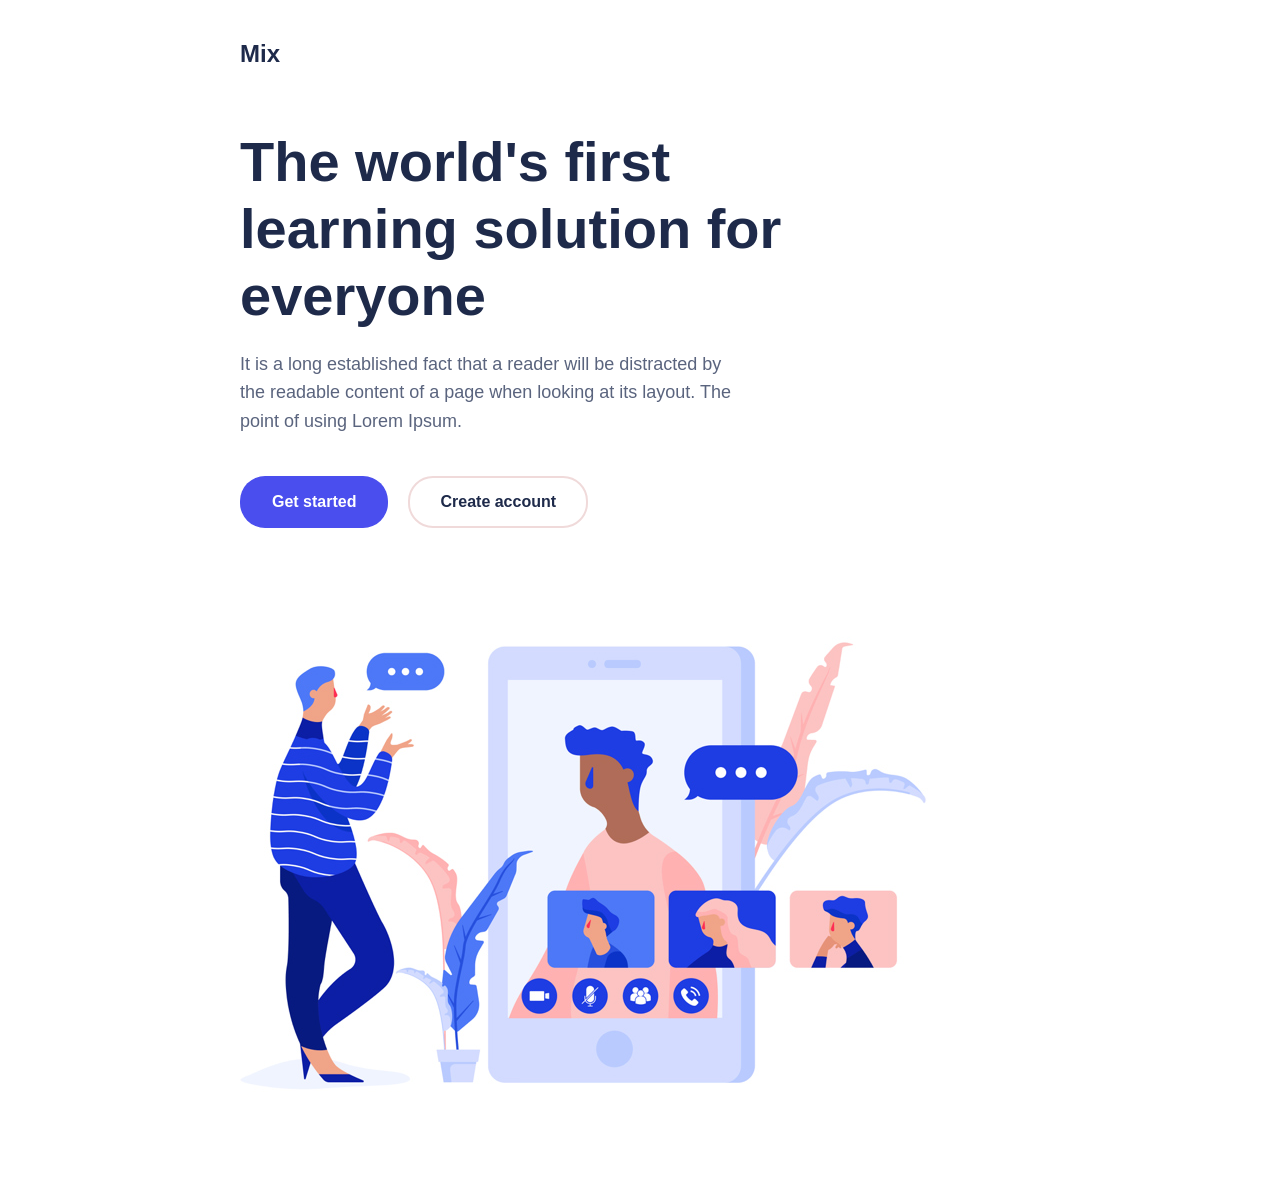
<file: 8-resources-20260921T213656Z-1-001/index.html>
<!DOCTYPE html>
<html>
<head>
    <meta charset="UTF-8">
    <meta name="viewport" content="width=device-width, initial-scale=1.0">
    <link rel="stylesheet" href="styles.css">
    <title>Mix - Learning Solution</title>
</head>
<body>
    <div class="container">
        <header>
            <div class="logo">Mix</div>
        </header>
        
        <main>
            <h1 class="main_title">The world's first learning solution for everyone</h1>
            <p class="text">
                It is a long established fact that a reader will be distracted
                by the readable content of a page when looking at its
                layout. The point of using Lorem Ipsum.
            </p>
            
            <div class="button-group">
                <a href="#" class="btn btn-primary">Get started</a>
                <a href="#" class="btn btn-secondary">Create account</a>
            </div>

            <img src="resources/clipart.jpg" alt="Illustration of people on a video call" class="main-image">
        </main>
    </div>

</body>
</html>
</file>
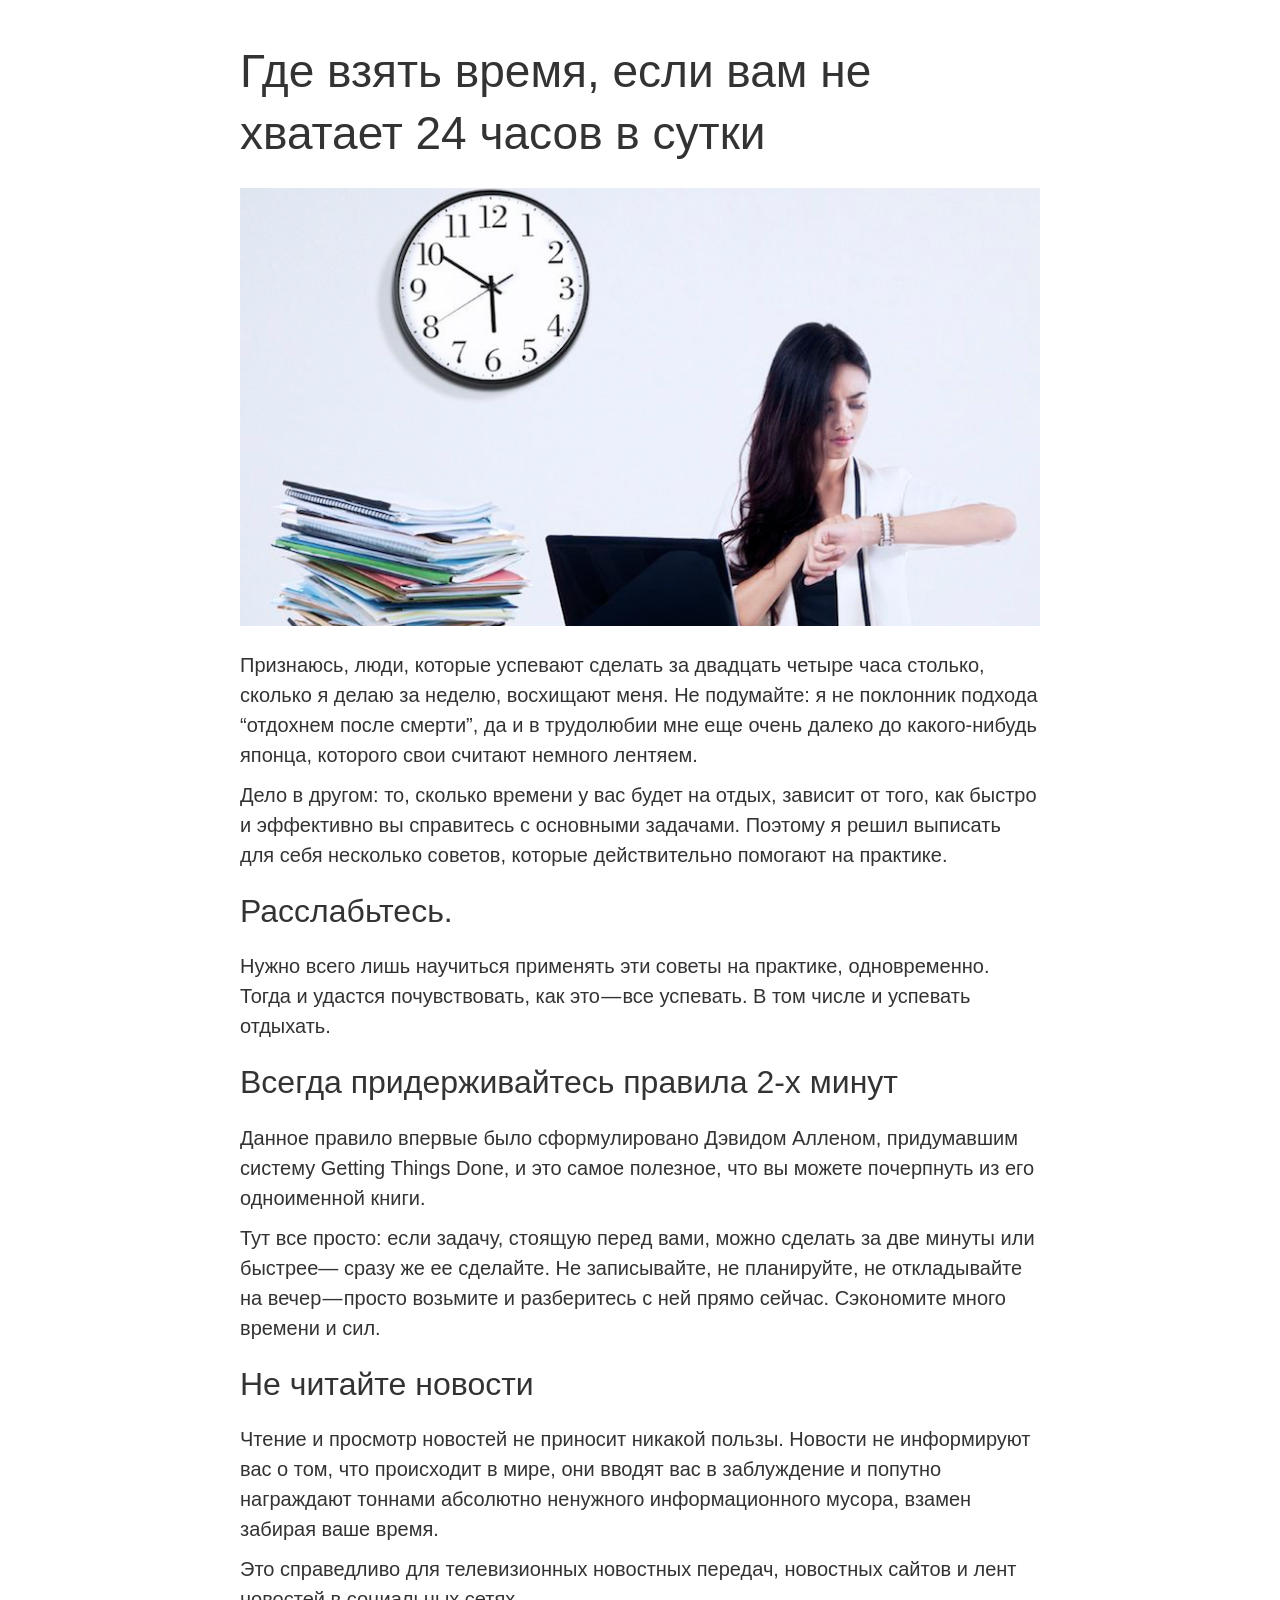
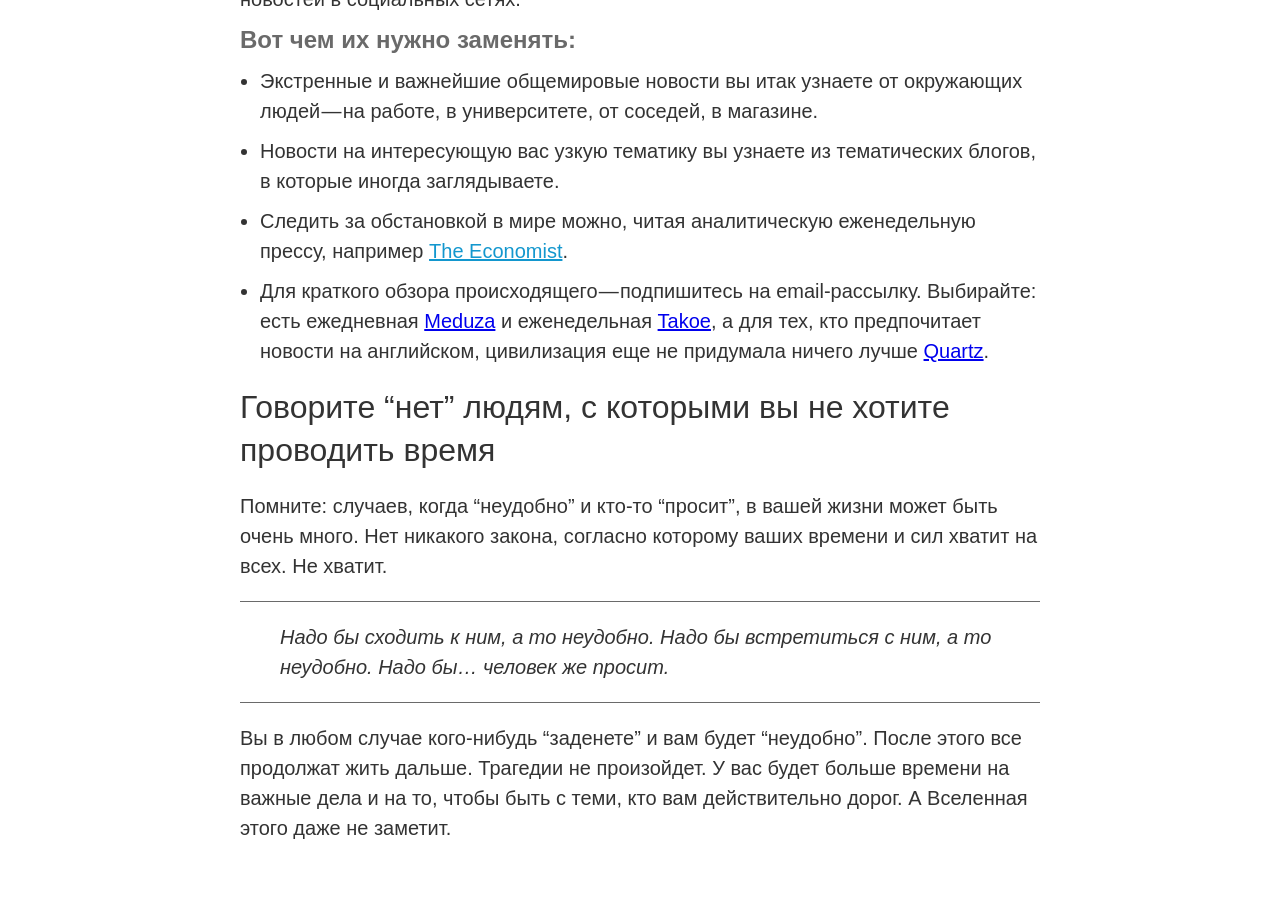
<file: 1-article-20260916T160206Z-1-001/1-article/index.html>
<!DOCTYPE html>
<html>
    <head>
        <meta charset="utf-8">
        <title>Где взять время, если вам не хватает 24 часов в сутки</title>
        <link href="css/style.css" rel="stylesheet">
    </head>
    <body class="article_wrapper">
        <div class="text_section">
            <h1 class="main_title">Где взять время, если вам не хватает 24 часов в сутки</h1>
            <img src="images/photo.png" alt="Работа и время" class="article_photo">
            <p class="text">
                Признаюсь, люди, которые успевают сделать за двадцать четыре часа столько, сколько я делаю за неделю, восхищают меня. Не подумайте: я не поклонник подхода “отдохнем после смерти”, да и в трудолюбии мне еще очень далеко до какого-нибудь японца, которого свои считают немного лентяем.
            </p>
            <p class="text">
                Дело в другом: то, сколько времени у вас будет на отдых, зависит от того, как быстро и эффективно вы справитесь с основными задачами. Поэтому я решил выписать для себя несколько советов, которые действительно помогают на практике.
            </p>
        </div>

        <div class="text_section">
            <h2 class="paragraph_title">Расслабьтесь.</h2>
            <p class="text">
                Нужно всего лишь научиться применять эти советы на практике, одновременно. Тогда и удастся почувствовать, как это — все успевать. В том числе и успевать отдыхать.
            </p>
        </div>

        <div class="text_section">
            <h2 class="paragraph_title">Всегда придерживайтесь правила 2-х минут</h2>
            <p class="text">
                Данное правило впервые было сформулировано Дэвидом Алленом, придумавшим систему Getting Things Done, и это самое полезное, что вы можете почерпнуть из его одноименной книги.
            </p>
            <p class="text">
                Тут все просто: если задачу, стоящую перед вами, можно сделать за две минуты или быстрее— сразу же ее сделайте. Не записывайте, не планируйте, не откладывайте на вечер — просто возьмите и разберитесь с ней прямо сейчас. Сэкономите много времени и сил.
            </p>
        </div>

        <div class="text_section">
            <h2 class="paragraph_title">Не читайте новости</h2>
            <p class="text">
                Чтение и просмотр новостей не приносит никакой пользы. Новости не информируют вас о том, что происходит в мире, они вводят вас в заблуждение и попутно награждают тоннами абсолютно ненужного информационного мусора, взамен забирая ваше время.
            </p>
            <p class="text">
                Это справедливо для телевизионных новостных передач, новостных сайтов и лент новостей в социальных сетях.
            </p>
            
            <h3 class="list_title">Вот чем их нужно заменять:</h3>
            <ul class="list">
                <li class="list_item">
                    Экстренные и важнейшие общемировые новости вы итак узнаете от окружающих людей — на работе, в университете, от соседей, в магазине.
                </li>
                <li class="list_item">
                    Новости на интересующую вас узкую тематику вы узнаете из тематических блогов, в которые иногда заглядываете.
                </li>
                <li class="list_item">
                    Следить за обстановкой в мире можно, читая аналитическую еженедельную прессу, например <a href="https://www.economist.com/" class="link">The Economist</a>.
                </li>
                <li class="list_item">
                    Для краткого обзора происходящего — подпишитесь на email-рассылку. Выбирайте: есть ежедневная <a href="https://meduza.io/">Meduza</a> и еженедельная <a href="http://takoe.co/">Takoe</a>, а для тех, кто предпочитает новости на английском, цивилизация еще не придумала ничего лучше <a href="https://qz.com/emails/daily-brief/">Quartz</a>.
                </li>
            </ul>
        </div>

        <div class="text_section">
            <h2 class="paragraph_title">Говорите “нет” людям, с которыми вы не хотите проводить время</h2>
            <p class="text">
                Помните: случаев, когда “неудобно” и кто-то “просит”, в вашей жизни может быть очень много. Нет никакого закона, согласно которому ваших времени и сил хватит на всех. Не хватит.
            </p>
            <blockquote class="quote">
                Надо бы сходить к ним, а то неудобно. Надо бы встретиться с ним, а то неудобно. Надо бы… человек же просит.
            </blockquote>
            <p class="text">
                Вы в любом случае кого-нибудь “заденете” и вам будет “неудобно”. После этого все продолжат жить дальше. Трагедии не произойдет. У вас будет больше времени на важные дела и на то, чтобы быть с теми, кто вам действительно дорог. А Вселенная этого даже не заметит.
            </p>
        </div>
    </body>
</html>
</file>
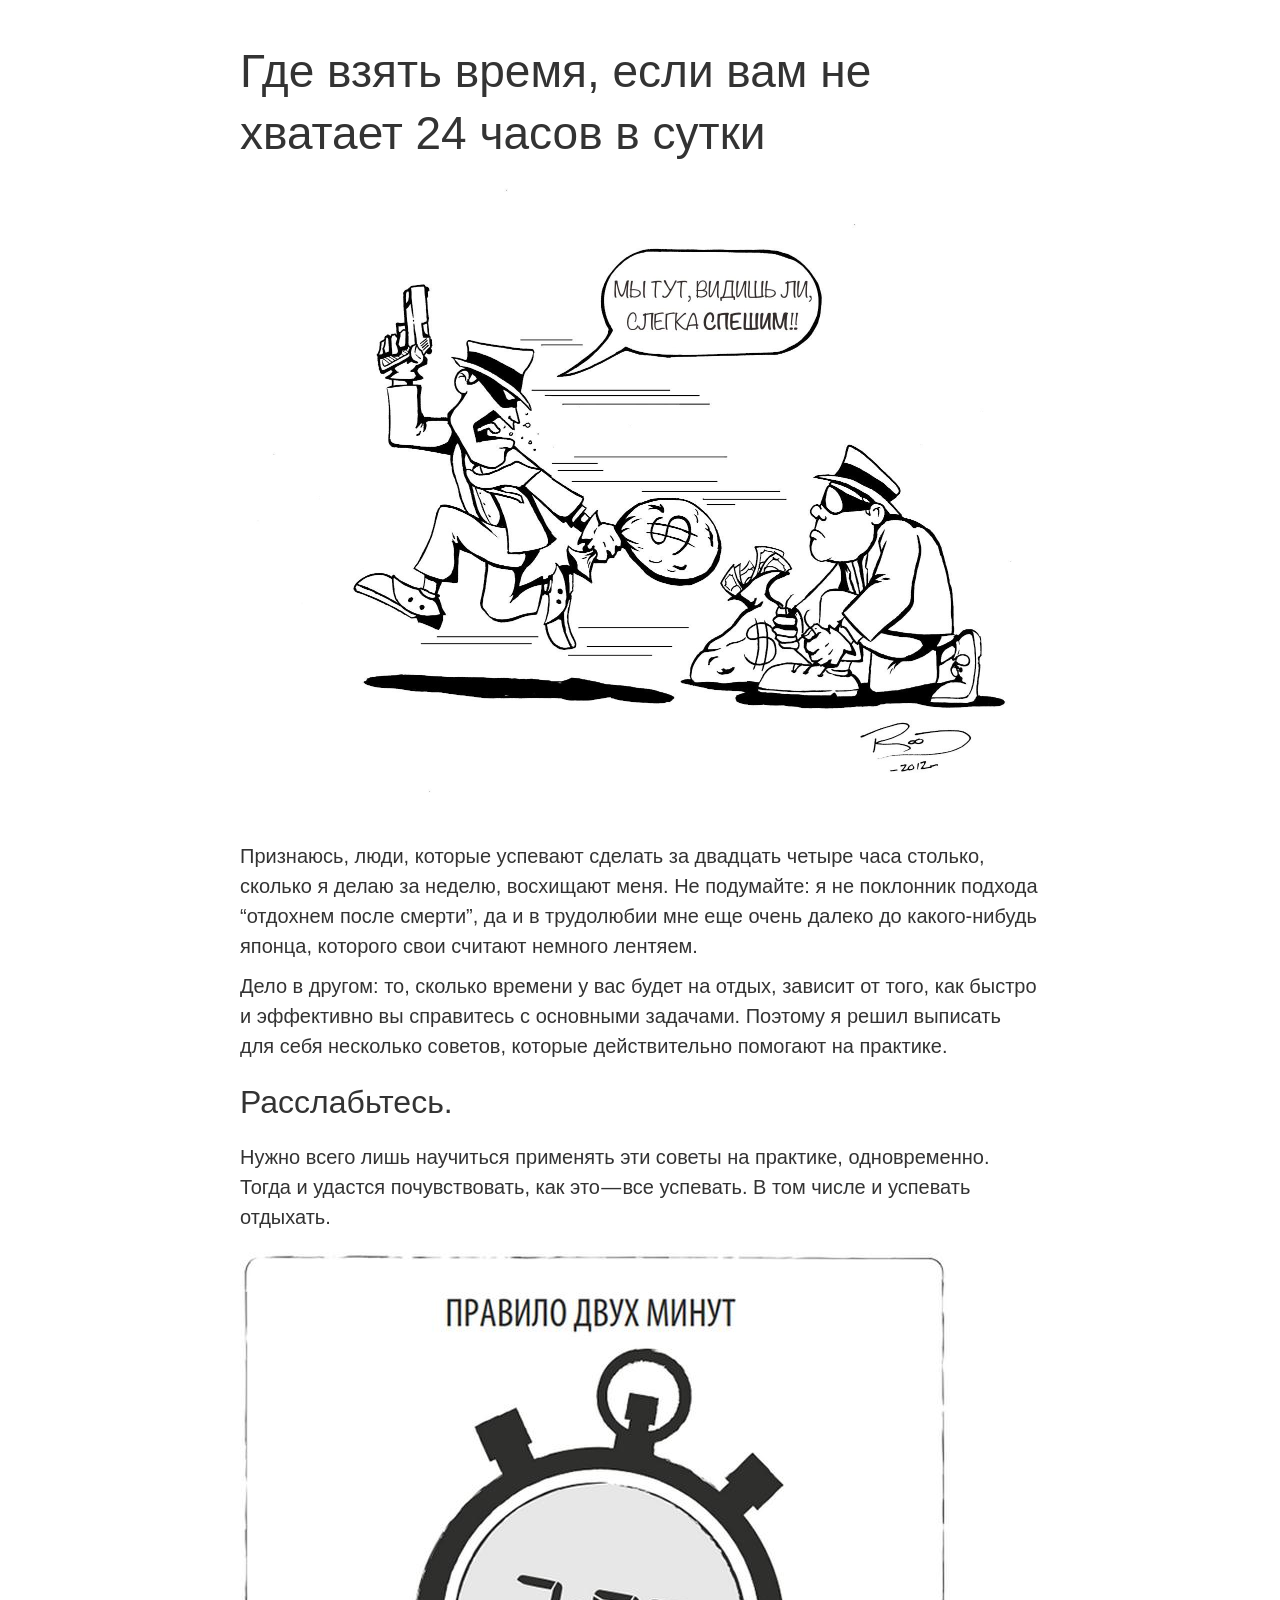
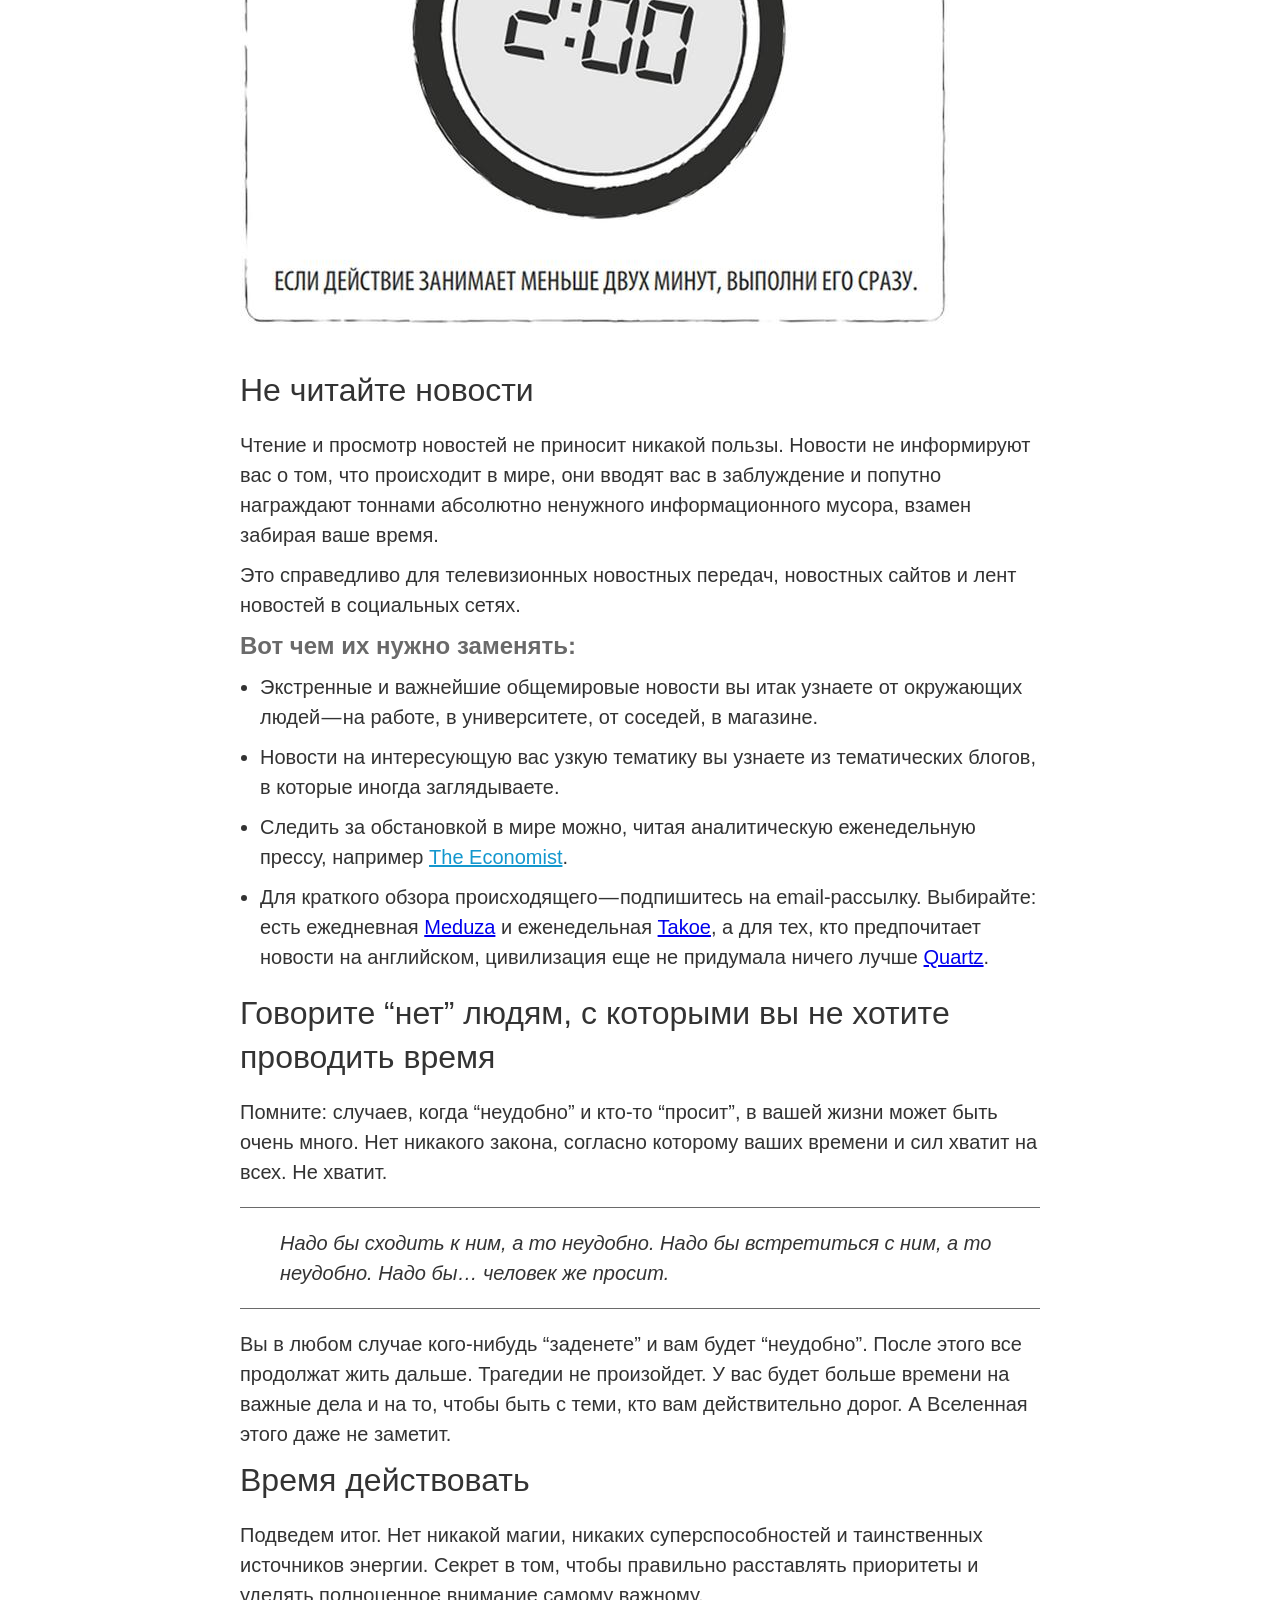
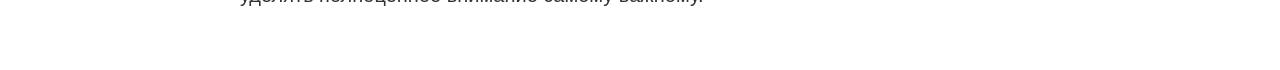
<file: 3-old-article-20260916T173615Z-1-001/3-old-article/index.html>
<!DOCTYPE html>
<html>
    <head>
        <meta charset="utf-8">
        <title>Где взять время, если вам не хватает 24 часов в сутки</title>
        <link href="css/style.css" rel="stylesheet">
    </head>
    <body class="article_wrapper">
        <div class="text_section">
            <h1 class="main_title">Где взять время, если вам не хватает 24 часов в сутки</h1>
            <img src="images/robbers.jpg" alt="Мы тут спешим так-то" class="article_photo">
            <p class="text">
                Признаюсь, люди, которые успевают сделать за двадцать четыре часа столько, сколько я делаю за неделю, восхищают меня. Не подумайте: я не поклонник подхода “отдохнем после смерти”, да и в трудолюбии мне еще очень далеко до какого-нибудь японца, которого свои считают немного лентяем.
            </p>
            <p class="text">
                Дело в другом: то, сколько времени у вас будет на отдых, зависит от того, как быстро и эффективно вы справитесь с основными задачами. Поэтому я решил выписать для себя несколько советов, которые действительно помогают на практике.
            </p>
        </div>

        <div class="text_section">
            <h2 class="paragraph_title">Расслабьтесь.</h2>
            <p class="text">
                Нужно всего лишь научиться применять эти советы на практике, одновременно. Тогда и удастся почувствовать, как это — все успевать. В том числе и успевать отдыхать.
            </p>
        </div>

        <div class="text_section">
            <img src="images/2minrule.jpg" alt="Правило двух минут" class="article_photo">
        </div>

        <div class="text_section">
            <h2 class="paragraph_title">Не читайте новости</h2>
            <p class="text">
                Чтение и просмотр новостей не приносит никакой пользы. Новости не информируют вас о том, что происходит в мире, они вводят вас в заблуждение и попутно награждают тоннами абсолютно ненужного информационного мусора, взамен забирая ваше время.
            </p>
            <p class="text">
                Это справедливо для телевизионных новостных передач, новостных сайтов и лент новостей в социальных сетях.
            </p>
            
            <h3 class="list_title">Вот чем их нужно заменять:</h3>
            <ul class="list">
                <li class="list_item">
                    Экстренные и важнейшие общемировые новости вы итак узнаете от окружающих людей — на работе, в университете, от соседей, в магазине.
                </li>
                <li class="list_item">
                    Новости на интересующую вас узкую тематику вы узнаете из тематических блогов, в которые иногда заглядываете.
                </li>
                <li class="list_item">
                    Следить за обстановкой в мире можно, читая аналитическую еженедельную прессу, например <a href="https://www.economist.com/" class="link">The Economist</a>.
                </li>
                <li class="list_item">
                    Для краткого обзора происходящего — подпишитесь на email-рассылку. Выбирайте: есть ежедневная <a href="https://meduza.io/">Meduza</a> и еженедельная <a href="http://takoe.co/">Takoe</a>, а для тех, кто предпочитает новости на английском, цивилизация еще не придумала ничего лучше <a href="https://qz.com/emails/daily-brief/">Quartz</a>.
                </li>
            </ul>
        </div>

        <div class="text_section">
            <h2 class="paragraph_title">Говорите “нет” людям, с которыми вы не хотите проводить время</h2>
            <p class="text">
                Помните: случаев, когда “неудобно” и кто-то “просит”, в вашей жизни может быть очень много. Нет никакого закона, согласно которому ваших времени и сил хватит на всех. Не хватит.
            </p>
            <blockquote class="quote">
                Надо бы сходить к ним, а то неудобно. Надо бы встретиться с ним, а то неудобно. Надо бы… человек же просит.
            </blockquote>
            <p class="text">
                Вы в любом случае кого-нибудь “заденете” и вам будет “неудобно”. После этого все продолжат жить дальше. Трагедии не произойдет. У вас будет больше времени на важные дела и на то, чтобы быть с теми, кто вам действительно дорог. А Вселенная этого даже не заметит.
            </p>
            <h2 class="paragraph_title">Время действовать</h2>
            <p class="text">
                Подведем итог. Нет никакой магии, никаких суперспособностей и таинственных источников энергии. Секрет в том, чтобы правильно расставлять приоритеты и уделять полноценное внимание самому важному.
            </p>    
        </div>
    </body>
</html>
</file>
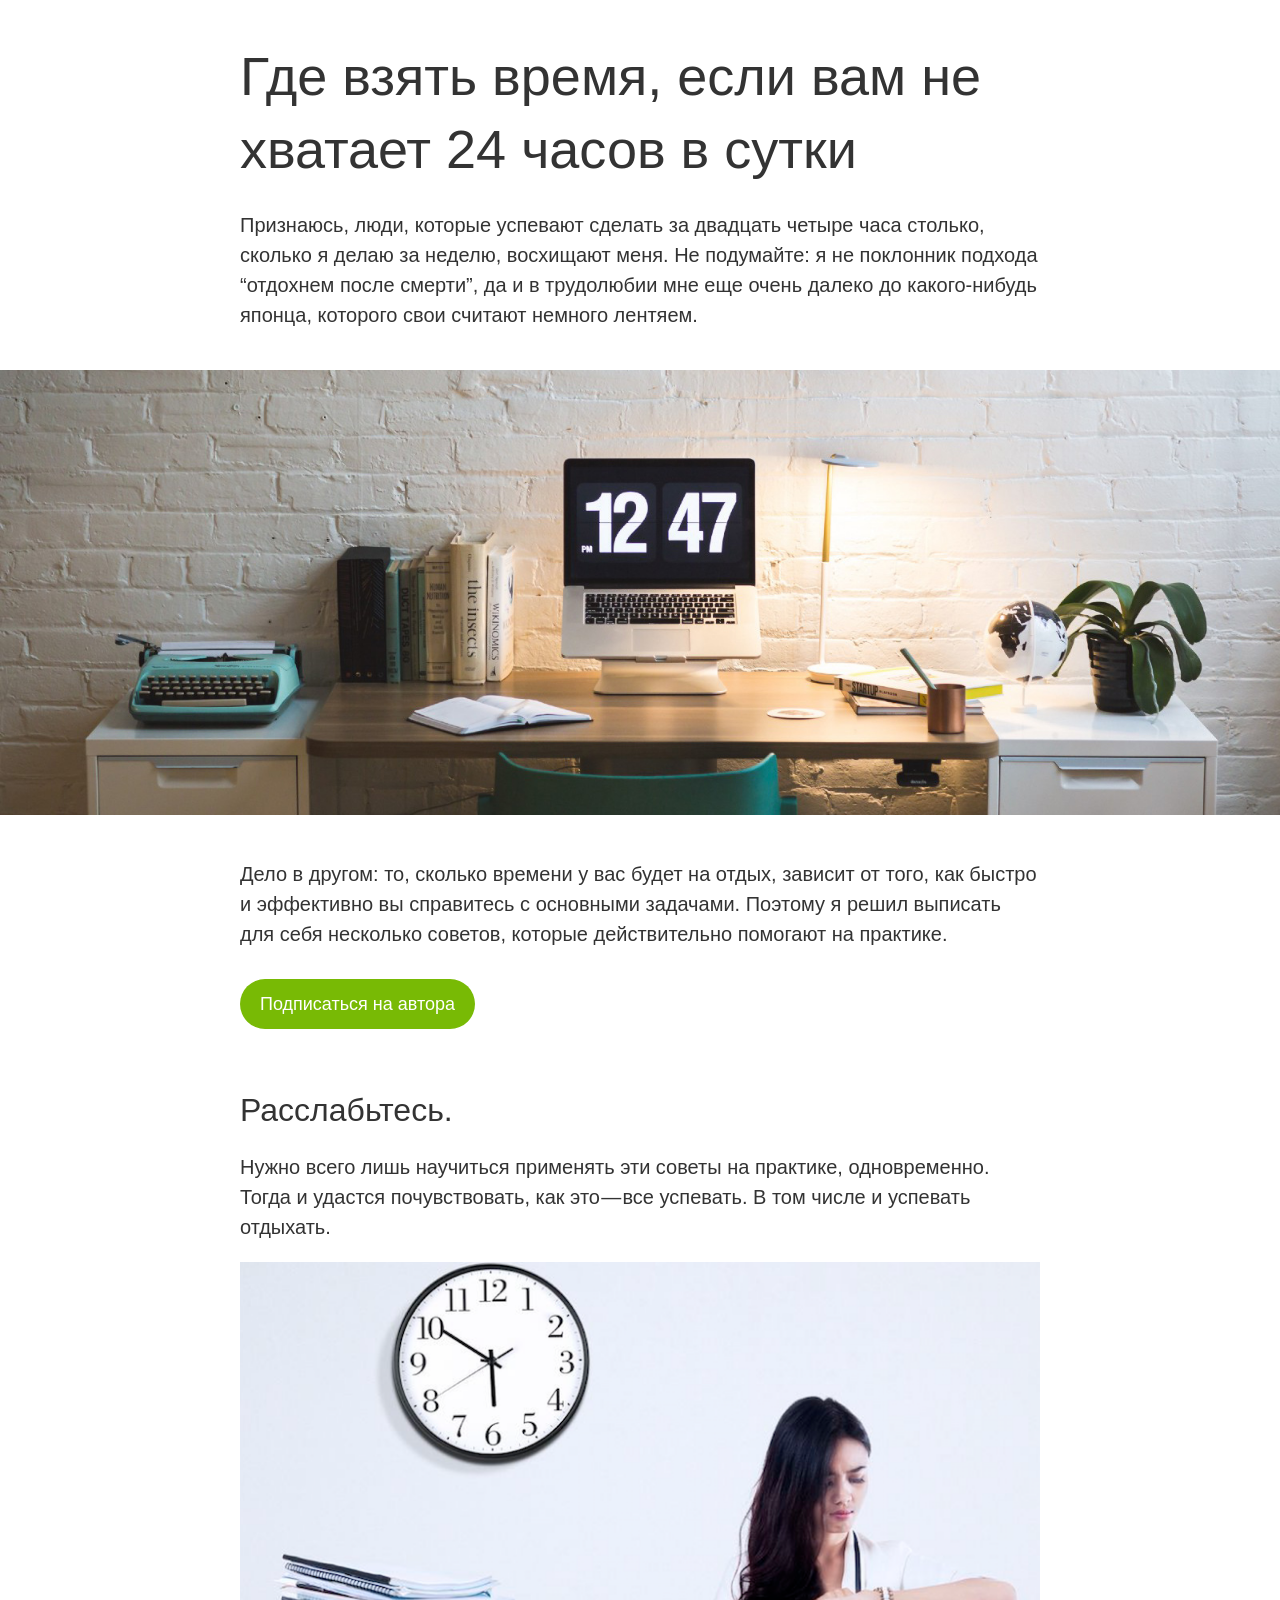
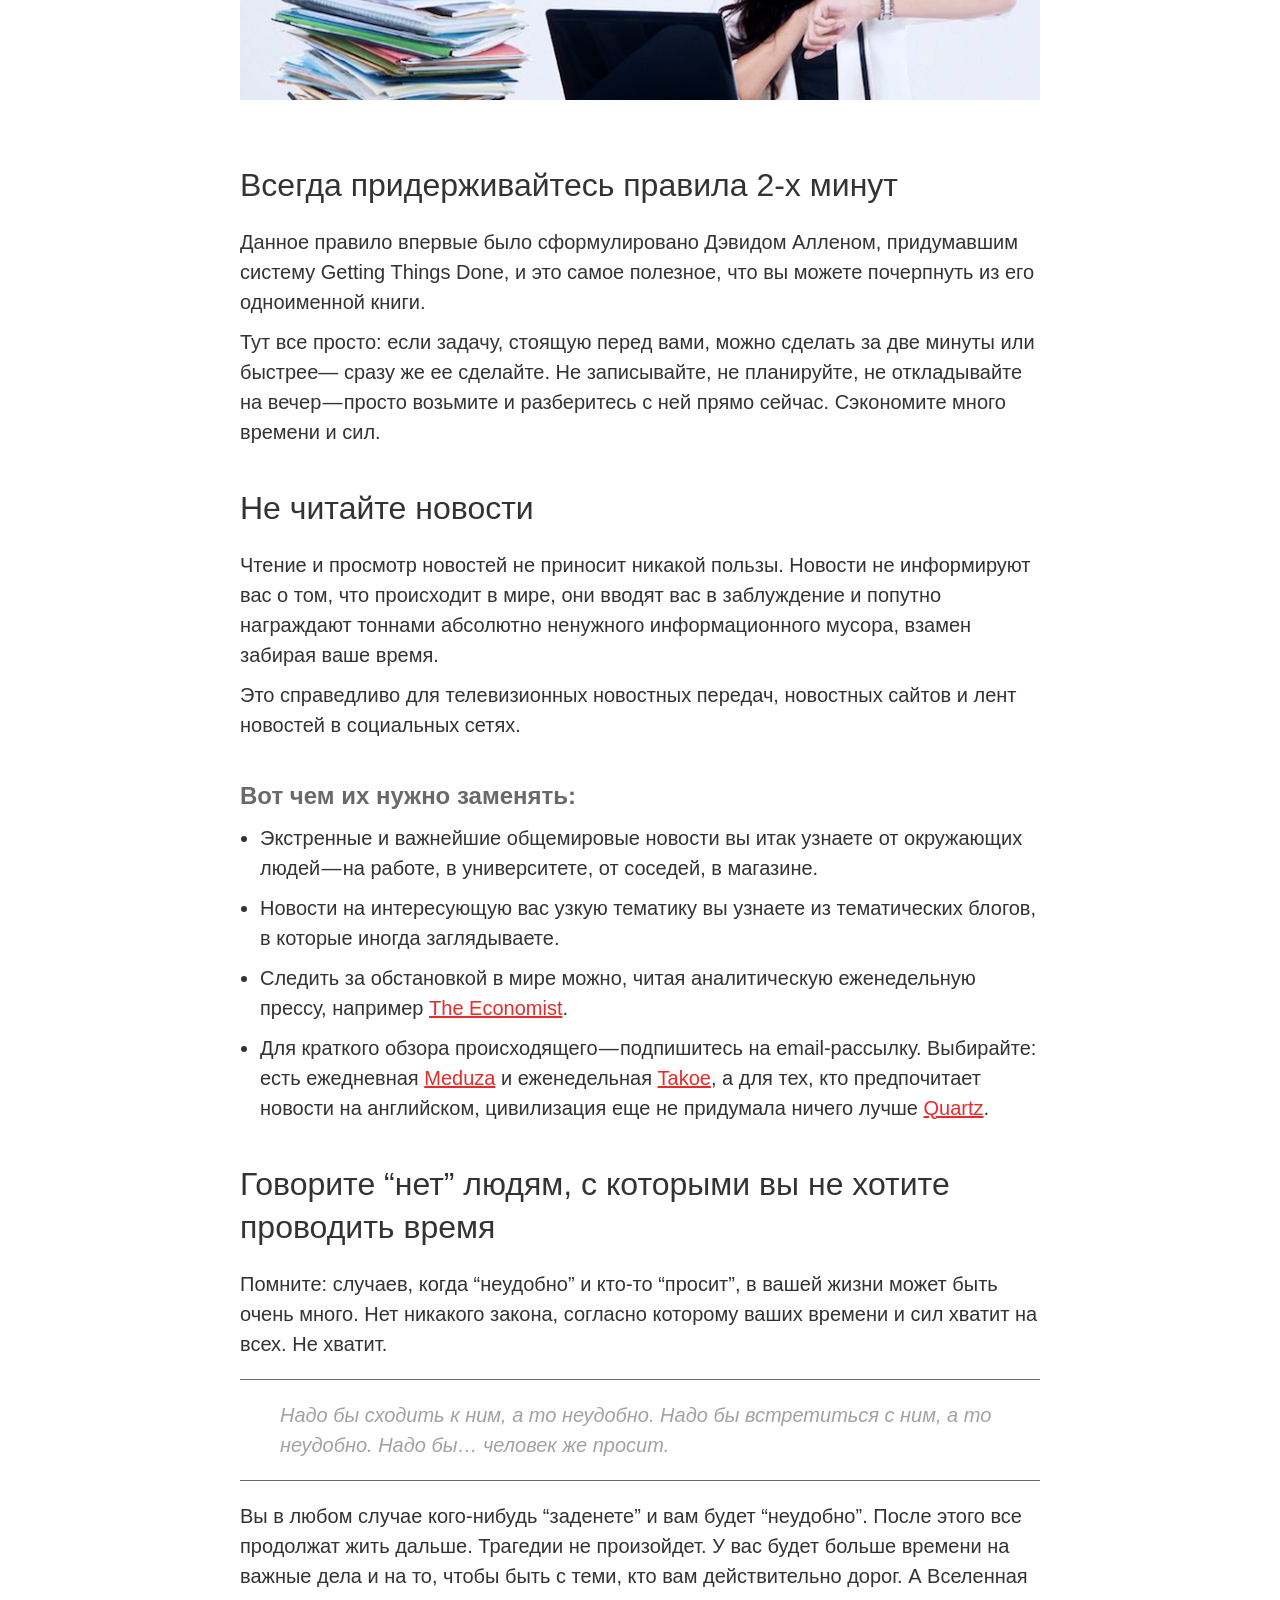
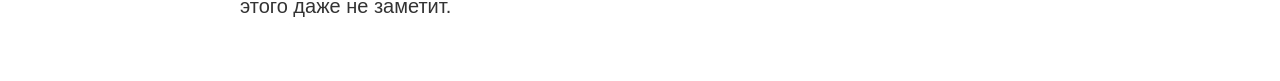
<file: 6-old-article-with-css-20260918T114358Z-1-001/6-old-article-with-css/index.html>
<!DOCTYPE html>
<html>
    <head>
        <meta charset="utf-8">
        <title>Где взять время, если вам не хватает 24 часов в сутки</title>
        <link href="css/style.css" rel="stylesheet">
    </head>
    <body class="article_wrapper">
        <div class="text_section">
            <h1 class="main_title">Где взять время, если вам не хватает 24 часов в сутки</h1>
            <p class="text">
                Признаюсь, люди, которые успевают сделать за двадцать четыре часа столько, сколько я делаю за неделю, восхищают меня. Не подумайте: я не поклонник подхода “отдохнем после смерти”, да и в трудолюбии мне еще очень далеко до какого-нибудь японца, которого свои считают немного лентяем.
            </p>
        </div>
        <img src="images/time.jpg" alt="Работа и время" class="full_screen_photo">
        <div class="text_section">
            <p class="text">
                Дело в другом: то, сколько времени у вас будет на отдых, зависит от того, как быстро и эффективно вы справитесь с основными задачами. Поэтому я решил выписать для себя несколько советов, которые действительно помогают на практике.
            </p>
            <button class="article_button">
                Подписаться на автора
            </button>
        </div>

        <div class="text_section">
            <h2 class="paragraph_title">Расслабьтесь.</h2>
            <p class="text">
                Нужно всего лишь научиться применять эти советы на практике, одновременно. Тогда и удастся почувствовать, как это — все успевать. В том числе и успевать отдыхать.
            </p>
        </div>

        <div class="text_section">
            <img src="images/photo.png" alt="Работа и время" class="article_photo">
            <h2 class="paragraph_title">Всегда придерживайтесь правила 2-х минут</h2>
            <p class="text">
                Данное правило впервые было сформулировано Дэвидом Алленом, придумавшим систему Getting Things Done, и это самое полезное, что вы можете почерпнуть из его одноименной книги.
            </p>
            <p class="text">
                Тут все просто: если задачу, стоящую перед вами, можно сделать за две минуты или быстрее— сразу же ее сделайте. Не записывайте, не планируйте, не откладывайте на вечер — просто возьмите и разберитесь с ней прямо сейчас. Сэкономите много времени и сил.
            </p>
        </div>

        <div class="text_section">
            <h2 class="paragraph_title">Не читайте новости</h2>
            <p class="text">
                Чтение и просмотр новостей не приносит никакой пользы. Новости не информируют вас о том, что происходит в мире, они вводят вас в заблуждение и попутно награждают тоннами абсолютно ненужного информационного мусора, взамен забирая ваше время.
            </p>
            <p class="text">
                Это справедливо для телевизионных новостных передач, новостных сайтов и лент новостей в социальных сетях.
            </p>
            
            <h3 class="list_title">Вот чем их нужно заменять:</h3>
            <ul class="list">
                <li class="list_item">
                    Экстренные и важнейшие общемировые новости вы итак узнаете от окружающих людей — на работе, в университете, от соседей, в магазине.
                </li>
                <li class="list_item">
                    Новости на интересующую вас узкую тематику вы узнаете из тематических блогов, в которые иногда заглядываете.
                </li>
                <li class="list_item">
                    Следить за обстановкой в мире можно, читая аналитическую еженедельную прессу, например <a href="https://www.economist.com/" class="link">The Economist</a>.
                </li>
                <li class="list_item">
                    Для краткого обзора происходящего — подпишитесь на email-рассылку. Выбирайте: есть ежедневная <a href="https://meduza.io/" class="link">Meduza</a> и еженедельная <a href="http://takoe.co/" class="link">Takoe</a>, а для тех, кто предпочитает новости на английском, цивилизация еще не придумала ничего лучше <a href="https://qz.com/emails/daily-brief/" class="link">Quartz</a>.
                </li>
            </ul>
        </div>

        <div class="text_section">
            <h2 class="paragraph_title">Говорите “нет” людям, с которыми вы не хотите проводить время</h2>
            <p class="text">
                Помните: случаев, когда “неудобно” и кто-то “просит”, в вашей жизни может быть очень много. Нет никакого закона, согласно которому ваших времени и сил хватит на всех. Не хватит.
            </p>
            <blockquote class="quote">
                Надо бы сходить к ним, а то неудобно. Надо бы встретиться с ним, а то неудобно. Надо бы… человек же просит.
            </blockquote>
            <p class="text">
                Вы в любом случае кого-нибудь “заденете” и вам будет “неудобно”. После этого все продолжат жить дальше. Трагедии не произойдет. У вас будет больше времени на важные дела и на то, чтобы быть с теми, кто вам действительно дорог. А Вселенная этого даже не заметит.
            </p>
        </div>
    </body>
</html>
</file>
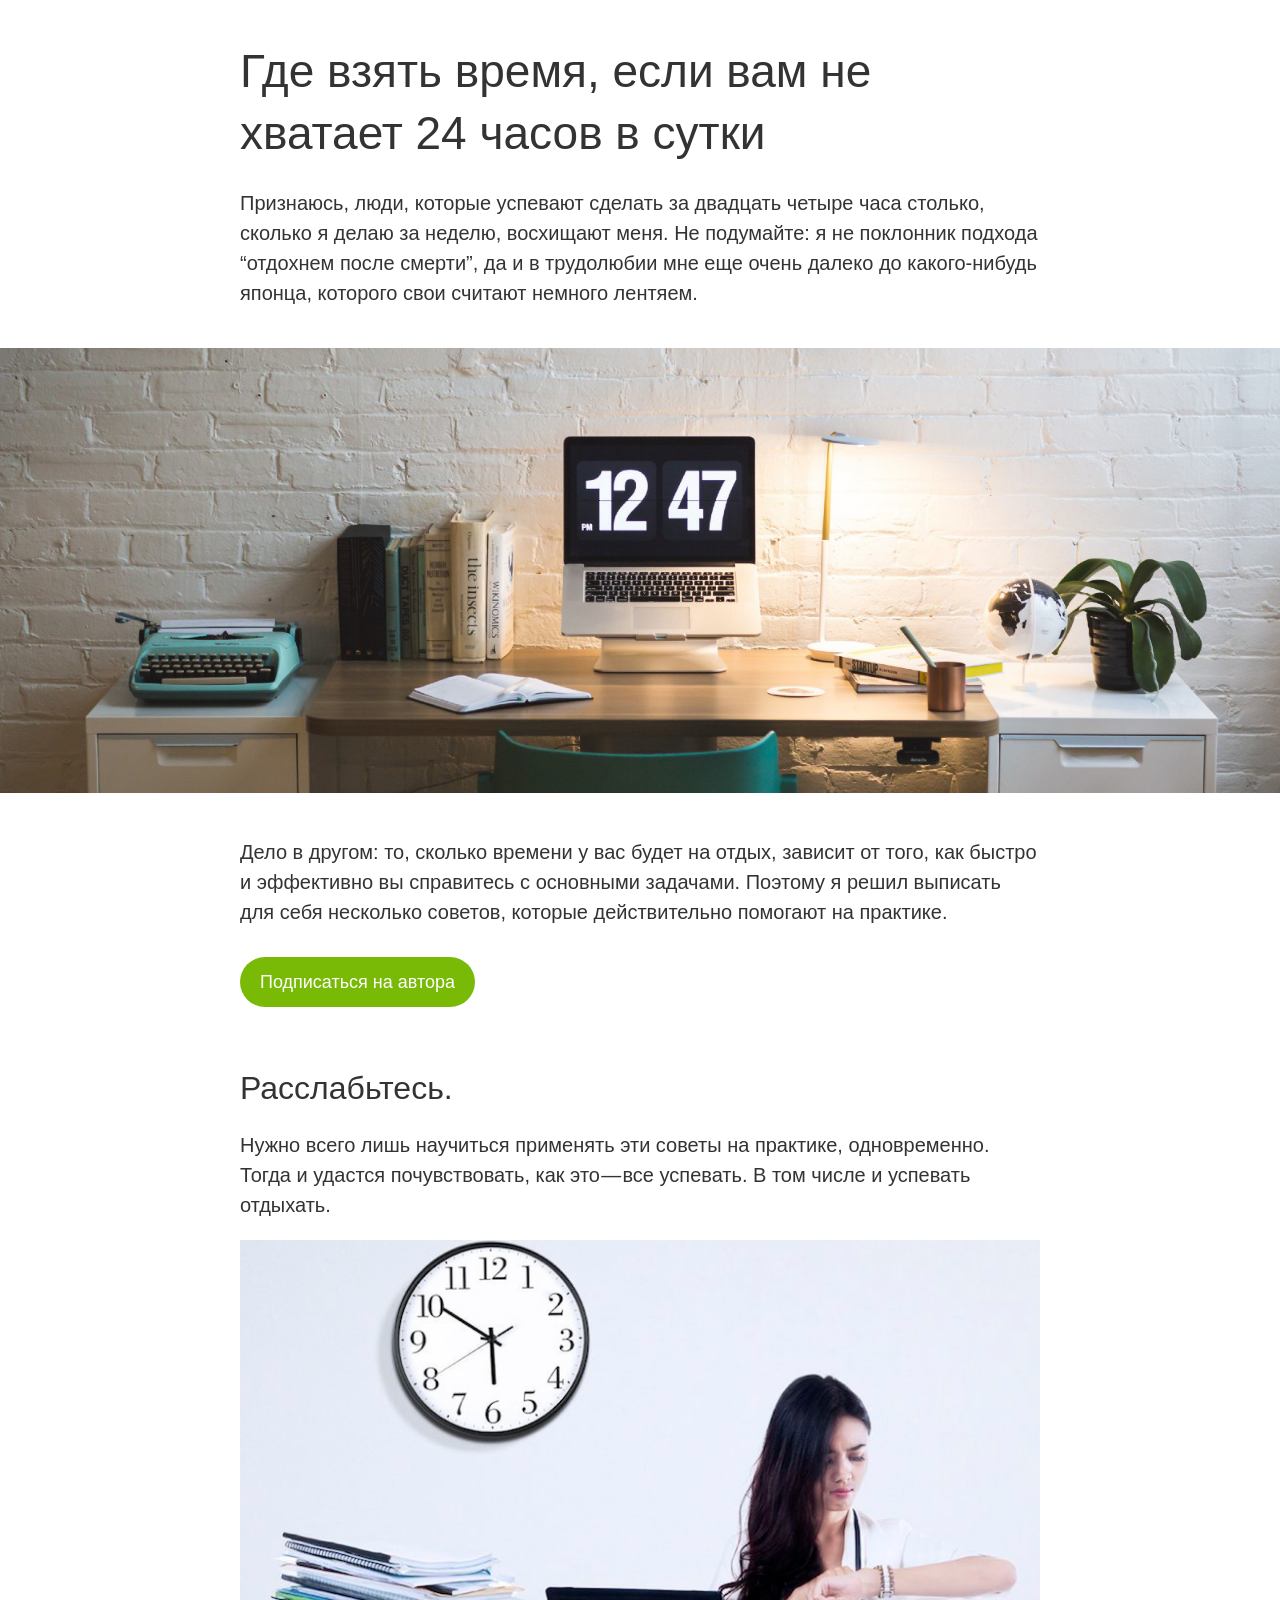
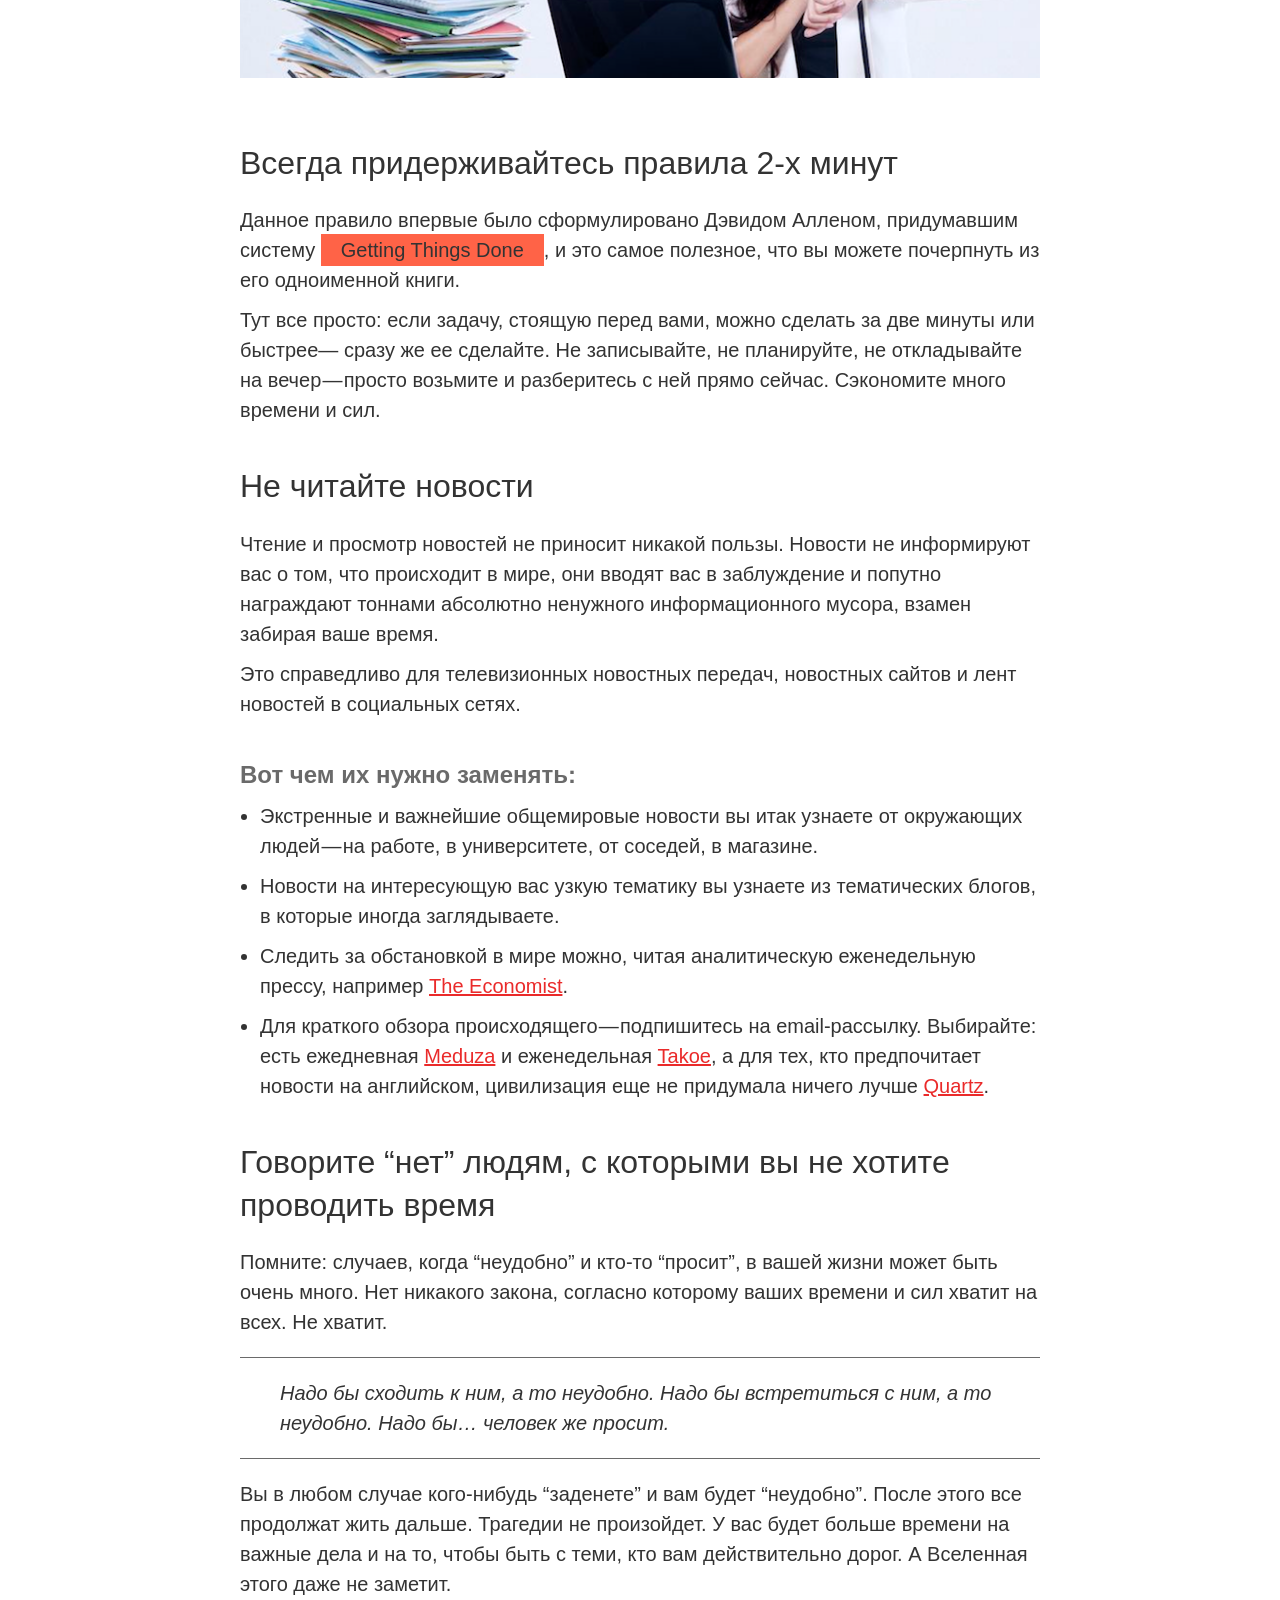
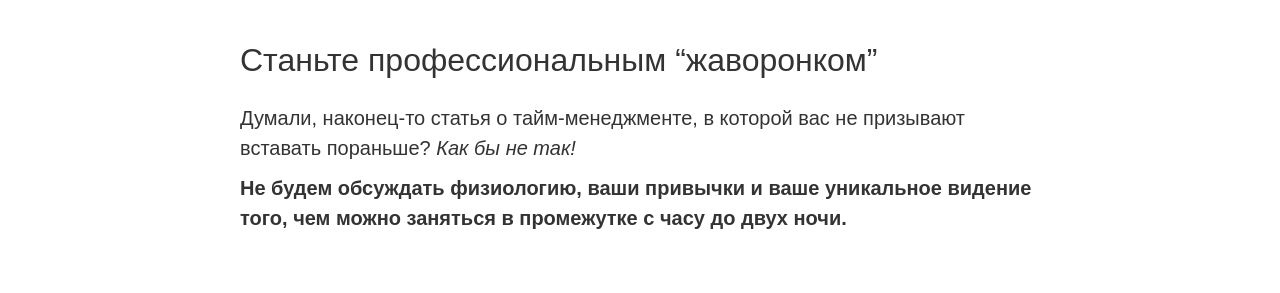
<file: 7-old-article-with-css-20260918T144519Z-1-001/7-old-article-with-css/index.html>
<!DOCTYPE html>
<html>
    <head>
        <meta charset="utf-8">
        <title>Где взять время, если вам не хватает 24 часов в сутки</title>
        <link href="css/style.css" rel="stylesheet">
    </head>
    <body class="article_wrapper">
        <div class="text_section">
            <h1 class="main_title">Где взять время, если вам не хватает 24 часов в сутки</h1>
            <p class="text">
                Признаюсь, люди, которые успевают сделать за двадцать четыре часа столько, сколько я делаю за неделю, восхищают меня. Не подумайте: я не поклонник подхода “отдохнем после смерти”, да и в трудолюбии мне еще очень далеко до какого-нибудь японца, которого свои считают немного лентяем.
            </p>
        </div>
        <img src="images/time.jpg" alt="Работа и время" class="full_screen_photo">
        <div class="text_section">
            <p class="text">
                Дело в другом: то, сколько времени у вас будет на отдых, зависит от того, как быстро и эффективно вы справитесь с основными задачами. Поэтому я решил выписать для себя несколько советов, которые действительно помогают на практике.
            </p>
            <button class="article_button">
                Подписаться на автора
            </button>
        </div>

        <div class="text_section">
            <h2 class="paragraph_title">Расслабьтесь.</h2>
            <p class="text">
                Нужно всего лишь научиться применять эти советы на практике, одновременно. Тогда и удастся почувствовать, как это — все успевать. В том числе и успевать отдыхать.
            </p>
        </div>

        <div class="text_section">
            <img src="images/photo.png" alt="Работа и время" class="article_photo">
            <h2 class="paragraph_title">Всегда придерживайтесь правила 2-х минут</h2>
            <p class="text">
                Данное правило впервые было сформулировано Дэвидом Алленом, придумавшим систему <span class="span">Getting Things Done</span>, и это самое полезное, что вы можете почерпнуть из его одноименной книги.
            </p>
            <p class="text">
                Тут все просто: если задачу, стоящую перед вами, можно сделать за две минуты или быстрее— сразу же ее сделайте. Не записывайте, не планируйте, не откладывайте на вечер — просто возьмите и разберитесь с ней прямо сейчас. Сэкономите много времени и сил.
            </p>
        </div>

        <div class="text_section">
            <h2 class="paragraph_title">Не читайте новости</h2>
            <p class="text">
                Чтение и просмотр новостей не приносит никакой пользы. Новости не информируют вас о том, что происходит в мире, они вводят вас в заблуждение и попутно награждают тоннами абсолютно ненужного информационного мусора, взамен забирая ваше время.
            </p>
            <p class="text">
                Это справедливо для телевизионных новостных передач, новостных сайтов и лент новостей в социальных сетях.
            </p>
            
            <h3 class="list_title">Вот чем их нужно заменять:</h3>
            <ul class="list">
                <li class="list_item">
                    Экстренные и важнейшие общемировые новости вы итак узнаете от окружающих людей — на работе, в университете, от соседей, в магазине.
                </li>
                <li class="list_item">
                    Новости на интересующую вас узкую тематику вы узнаете из тематических блогов, в которые иногда заглядываете.
                </li>
                <li class="list_item">
                    Следить за обстановкой в мире можно, читая аналитическую еженедельную прессу, например <a href="https://www.economist.com/" class="link">The Economist</a>.
                </li>
                <li class="list_item">
                    Для краткого обзора происходящего — подпишитесь на email-рассылку. Выбирайте: есть ежедневная <a href="https://meduza.io/">Meduza</a> и еженедельная <a href="http://takoe.co/">Takoe</a>, а для тех, кто предпочитает новости на английском, цивилизация еще не придумала ничего лучше <a href="https://qz.com/emails/daily-brief/">Quartz</a>.
                </li>
            </ul>
        </div>

        <div class="text_section">
            <h2 class="paragraph_title">Говорите “нет” людям, с которыми вы не хотите проводить время</h2>
            <p class="text">
                Помните: случаев, когда “неудобно” и кто-то “просит”, в вашей жизни может быть очень много. Нет никакого закона, согласно которому ваших времени и сил хватит на всех. Не хватит.
            </p>
            <blockquote class="quote">
                Надо бы сходить к ним, а то неудобно. Надо бы встретиться с ним, а то неудобно. Надо бы… человек же просит.
            </blockquote>
            <p class="text">
                Вы в любом случае кого-нибудь “заденете” и вам будет “неудобно”. После этого все продолжат жить дальше. Трагедии не произойдет. У вас будет больше времени на важные дела и на то, чтобы быть с теми, кто вам действительно дорог. А Вселенная этого даже не заметит.
            </p>
            <h2 class="paragraph_title">Станьте профессиональным “жаворонком”</h2>
            <p class="text">
                Думали, наконец-то статья о тайм-менеджменте, в которой вас не призывают вставать пораньше? <em>Как бы не так!</em>
            </p>
            <p class="bold_text_section">
                Не будем обсуждать физиологию, ваши привычки и ваше уникальное видение того, чем можно заняться в промежутке с часу до двух ночи.
            </p>
        </div>
    </body>
</html>
</file>
<file: 8-resources-20260921T213656Z-1-001/styles.css>
body {
    font-family: -apple-system, BlinkMacSystemFont, 'Segoe UI', Roboto, Helvetica, Arial, sans-serif;
    background-color: #ffffff;
    color: #333;
    margin: 0;
    padding: 40px 20px;
    display: flex;
    justify-content: center;
    align-items: center;
    min-height: 100vh;
    box-sizing: border-box;
}

.container {
    max-width: 800px;
    width: 100%;
    text-align: left;
}

.logo {
    font-size: 24px;
    font-weight: bold;
    color: #1e2a4a;
    margin-bottom: 60px;
}

.main_title {
    font-size: 56px;
    font-weight: bold;
    color: #1e2a4a;
    line-height: 1.2;
    margin-bottom: 20px;
    max-width: 600px;
}

.text {
    font-size: 18px;
    color: #5a647e;
    line-height: 1.6;
    margin-bottom: 40px;
    max-width: 500px;
}

.button-group {
    display: flex;
    gap: 20px;
    align-items: center;
    margin-bottom: 60px;
}

.btn {
    padding: 15px 30px;
    border-radius: 25px;
    font-size: 16px;
    font-weight: bold;
    cursor: pointer;
    text-decoration: none;
    display: inline-block;
    border: 2px solid transparent;
}

.btn-primary {
    background-color: #4a4eee;
    color: #ffffff;
}

.btn-secondary {
    background-color: #ffffff;
    color: #1e2a4a;
    border-color: #f0dada;
}

.main-image {
    max-width: 100%;
    height: auto;
    display: block;
}
</file>
<file: 1-article-20260916T160206Z-1-001/1-article/css/style.css>
*
{
    padding: 0;
    margin: 0;
}

.article_wrapper
{
    padding: 40px 0;
}

.text_section
{
    margin: 0 auto 20px;
    max-width: 800px;
}

.text,
.list,
.quote
{
    font-family: 'Georgia', sans-serif;
    color: #333;
    line-height: 1.5;
    font-size: 20px;
}

.main_title,
.paragraph_title,
.list_title
{
    font-family: 'Arial', sans-serif;
    color: #333;
    line-height: 1.35;
}

.main_title
{
    font-size: 46px;
    margin: 0 0 24px;
    font-weight: normal;
}

.paragraph_title
{
    font-size: 32px;
    margin: 0 0 18px;
    font-weight: normal;
}

.list_title
{
    font-size: 24px;
    color: #6a6a6a;
    margin: 0 0 10px;
    font-weight: bold;
}

.text
{
    margin: 0 0 10px;
}

.list
{
    padding-left: 20px;
}

.list_item
{
    margin-bottom: 10px;
}

.quote
{
    margin: 20px 0;
    padding: 20px 40px;
    font-style: italic;
    border-top: 1px solid #6a6a6a;
    border-bottom: 1px solid #6a6a6a;
}

.article_photo
{
    margin-bottom: 20px;
    max-width: 100%;
}

.link
{
    color: #1397ce;
}

.link:hover
{
    color: #0c749f;
}
</file>
<file: 3-old-article-20260916T173615Z-1-001/3-old-article/css/style.css>
*
{
    padding: 0;
    margin: 0;
}

.article_wrapper
{
    padding: 40px 0;
}

.text_section
{
    margin: 0 auto 20px;
    max-width: 800px;
}

.text,
.list,
.quote
{
    font-family: 'Georgia', sans-serif;
    color: #333;
    line-height: 1.5;
    font-size: 20px;
}

.main_title,
.paragraph_title,
.list_title
{
    font-family: 'Arial', sans-serif;
    color: #333;
    line-height: 1.35;
}

.main_title
{
    font-size: 46px;
    margin: 0 0 24px;
    font-weight: normal;
}

.paragraph_title
{
    font-size: 32px;
    margin: 0 0 18px;
    font-weight: normal;
}

.list_title
{
    font-size: 24px;
    color: #6a6a6a;
    margin: 0 0 10px;
    font-weight: bold;
}

.text
{
    margin: 0 0 10px;
}

.list
{
    padding-left: 20px;
}

.list_item
{
    margin-bottom: 10px;
}

.quote
{
    margin: 20px 0;
    padding: 20px 40px;
    font-style: italic;
    border-top: 1px solid #6a6a6a;
    border-bottom: 1px solid #6a6a6a;
}

.article_photo
{
    margin-bottom: 20px;
    max-width: 100%;
}

.link
{
    color: #1397ce;
}

.link:hover
{
    color: #0c749f;
}
</file>
<file: 6-old-article-with-css-20260918T114358Z-1-001/6-old-article-with-css/css/style.css>
*
{
    padding: 0;
    margin: 0;
}

.article_wrapper
{
    padding: 40px 0;
}

.text_section
{
    margin: 0 auto 20px;
    max-width: 800px;
}

.text,
.list,
.quote
{
    font-family: 'Georgia', sans-serif;
    color: #333;
    line-height: 1.5;
    font-size: 20px;
}

.main_title,
.paragraph_title,
.list_title,
.article_button
{
    font-family: 'Arial', sans-serif;
    color: #333;
    line-height: 1.35;
}

.main_title
{
    font-size: 54px;
    margin: 0 0 24px;
    font-weight: normal;
}

.paragraph_title
{
    font-size: 32px;
    margin: 40px 0 20px;
    font-weight: normal;
}

.list_title
{
    font-size: 24px;
    color: #6a6a6a;
    margin: 40px 0 10px;
    font-weight: bold;
}

.text
{
    margin: 0 0 10px;
}

.list
{
    padding-left: 20px;
}

.list_item
{
    margin-bottom: 10px;
}

.quote
{
    margin: 20px 0;
    padding: 20px 40px;
    font-style: italic;
    color: #a2a2a2;
    border-top: 1px solid #6a6a6a;
    border-bottom: 1px solid #6a6a6a;
}

.article_photo
{
    margin-bottom: 20px;
    max-width: 100%;
}

.link,
a,
a:visited
{
    color: #ea2a2a;
}

.link:hover
{
    color: #ff9165;
}

.full_screen_photo
{
    margin: 20px 0 40px;
    width: 100%;
}

.article_button
{
    display: inline-block;
    padding: 5px 20px;
    border-radius: 30px;
    line-height: 40px;
    color: #fff;
    background-color: #78ba05;
    box-shadow: none;
    border: none;
    font-size: 18px;
    margin: 20px 0;
    cursor: pointer;
    outline: none;
}

.article_button:hover {
    background-color: #5a8b05;
}
</file>
<file: 7-old-article-with-css-20260918T144519Z-1-001/7-old-article-with-css/css/style.css>
*
{
    padding: 0;
    margin: 0;
}

.article_wrapper
{
    padding: 40px 0;
}

.text_section
{
    margin: 0 auto 20px;
    max-width: 800px;
}

.span
{
    display: inline;
    padding: 5px 20px;
    background: tomato;
}

.bold_text_section
{
    font-family: 'Arial', sans-serif;
    font-weight: bold;
    color: #333;
    line-height: 1.5;
    font-size: 20px;
}

.text,
.list,
.quote
{
    font-family: 'Georgia', sans-serif;
    color: #333;
    line-height: 1.5;
    font-size: 20px;
}

.main_title,
.paragraph_title,
.list_title,
.article_button
{
    font-family: 'Arial', sans-serif;
    color: #333;
    line-height: 1.35;
}

.main_title
{
    font-size: 46px;
    margin: 0 0 24px;
    font-weight: normal;
}

.paragraph_title
{
    font-size: 32px;
    margin: 40px 0 20px;
    font-weight: normal;
}

.list_title
{
    font-size: 24px;
    color: #6a6a6a;
    margin: 40px 0 10px;
    font-weight: bold;
}

.text
{
    margin: 0 0 10px;
}

.list
{
    padding-left: 20px;
}

.list_item
{
    margin-bottom: 10px;
}

.quote
{
    margin: 20px 0;
    padding: 20px 40px;
    font-style: italic;
    border-top: 1px solid #6a6a6a;
    border-bottom: 1px solid #6a6a6a;
}

.article_photo
{
    margin-bottom: 20px;
    max-width: 100%;
}

.link,
a,
a:visited
{
    color: #ea2a2a;
}

.link:hover
{
    color: #bf0808;
}

.full_screen_photo
{
    margin: 20px 0 40px;
    width: 100%;
}

.article_button
{
    display: inline-block;
    padding: 5px 20px;
    border-radius: 30px;
    line-height: 40px;
    color: #fff;
    background-color: #78ba05;
    box-shadow: none;
    border: none;
    font-size: 18px;
    margin: 20px 0;
    cursor: pointer;
    outline: none;
}
</file>
